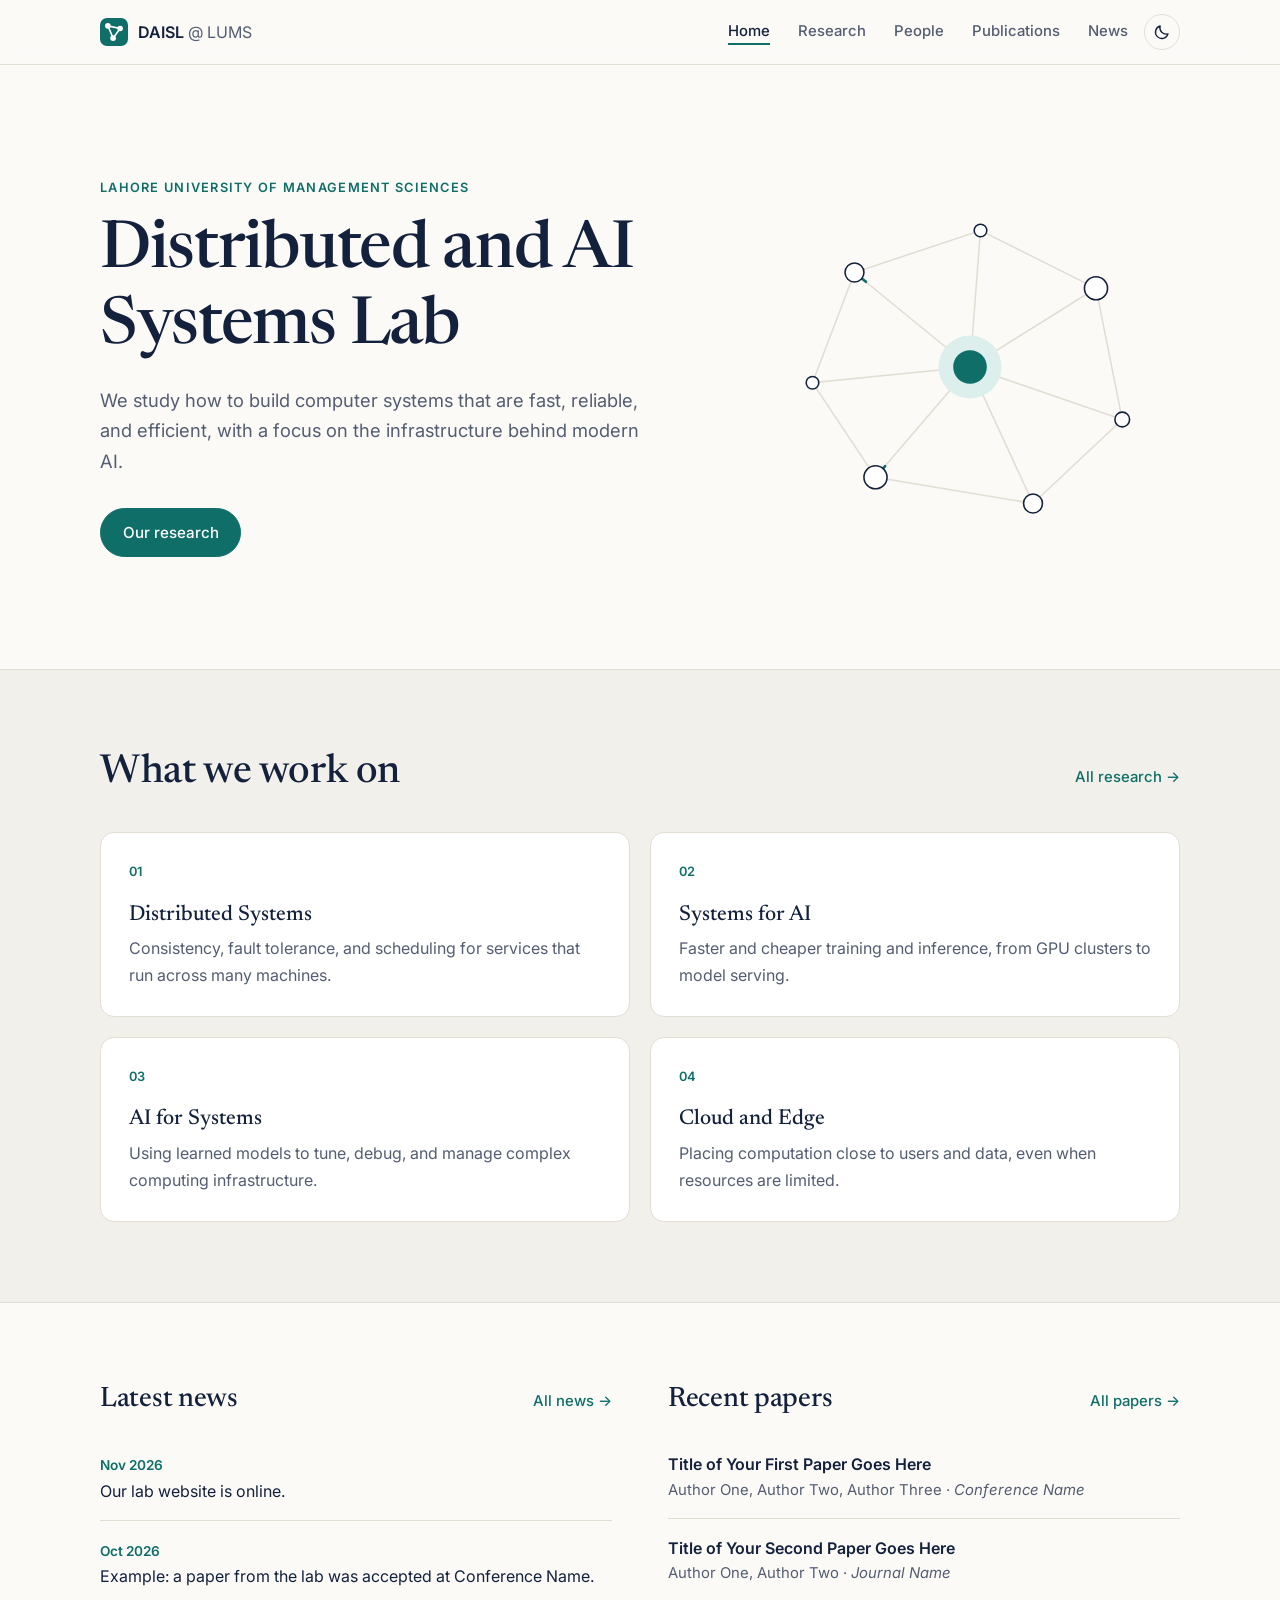
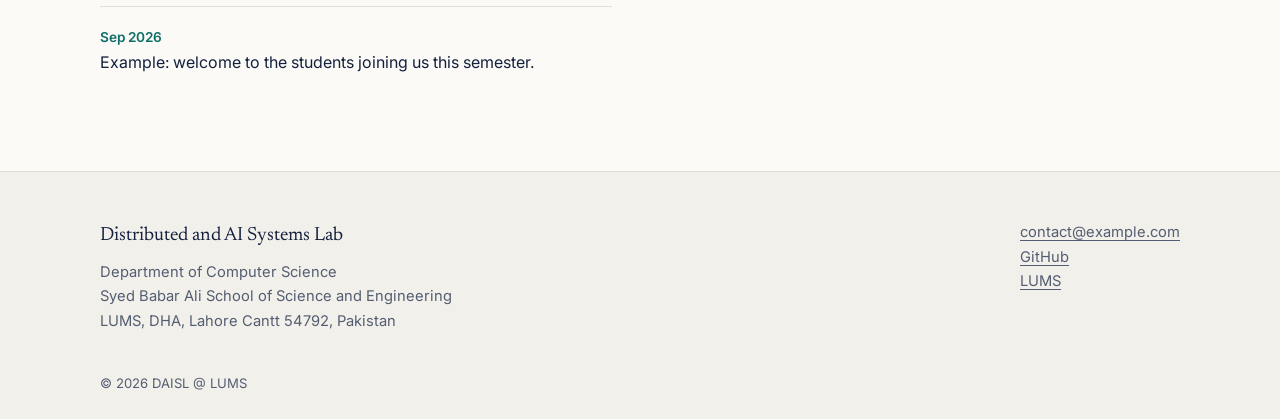
<file: index.html>
<!doctype html>
<html lang="en">
<head>
  <meta charset="utf-8">
  <meta name="viewport" content="width=device-width, initial-scale=1">
  <title>Distributed and AI Systems Lab @ LUMS</title>
  <meta name="description" content="The Distributed and AI Systems Lab (DAISL) at LUMS researches distributed systems and the infrastructure behind modern AI.">
  <meta property="og:title" content="Distributed and AI Systems Lab @ LUMS">
  <meta property="og:description" content="Research on distributed systems and the infrastructure behind modern AI.">
  <meta property="og:type" content="website">

  <link rel="icon" href="assets/favicon.svg" type="image/svg+xml">
  <link rel="preconnect" href="https://fonts.googleapis.com">
  <link rel="preconnect" href="https://fonts.gstatic.com" crossorigin>
  <link href="https://fonts.googleapis.com/css2?family=Inter:wght@400;500;600&family=Newsreader:opsz,wght@6..72,400;6..72,500&display=swap" rel="stylesheet">
  <link rel="stylesheet" href="assets/styles.css">
  <script src="assets/theme.js"></script>
</head>
<body>
  <a class="skip-link" href="#main">Skip to content</a>

  <!-- Header: the same on every page. aria-current marks the open page. -->
  <header class="site-header">
    <div class="wrap header-inner">
      <a class="brand" href="index.html">
        <img src="assets/favicon.svg" alt="" width="28" height="28">
        <span>DAISL <span class="brand-sub">@ LUMS</span></span>
      </a>
      <nav aria-label="Main">
        <a href="index.html" aria-current="page">Home</a>
        <a href="research.html">Research</a>
        <a href="people.html">People</a>
        <a href="publications.html">Publications</a>
        <a href="news.html">News</a>
      </nav>
      <button class="theme-toggle" type="button" aria-label="Switch to dark mode" hidden>
        <svg class="icon-moon" viewBox="0 0 24 24" aria-hidden="true"><path d="M20 14.5A8.5 8.5 0 0 1 9.5 4a8.5 8.5 0 1 0 10.5 10.5Z"/></svg>
        <svg class="icon-sun" viewBox="0 0 24 24" aria-hidden="true"><circle cx="12" cy="12" r="4"/><path d="M12 2v2.5M12 19.5V22M2 12h2.5M19.5 12H22M4.9 4.9l1.8 1.8M17.3 17.3l1.8 1.8M19.1 4.9l-1.8 1.8M6.7 17.3l-1.8 1.8"/></svg>
      </button>
    </div>
  </header>

  <main id="main">

    <!-- ============ Hero ============ -->
    <section class="hero">
      <div class="wrap hero-inner">
        <div>
          <p class="eyebrow">Lahore University of Management Sciences</p>
          <h1>Distributed and AI Systems Lab</h1>
          <p class="lead">We study how to build computer systems that are fast, reliable, and efficient, with a focus on the infrastructure behind modern AI.</p>
          <div class="actions">
            <a class="button primary" href="research.html">Our research</a>
          </div>
        </div>

        <!-- Decorative network graphic -->
        <svg class="network" viewBox="0 0 400 360" aria-hidden="true" focusable="false">
          <g class="edges">
            <path d="M200 180 L90 90 L210 50 L320 105 L200 180 L345 230 L260 310 L200 180 L110 285 L50 195 L200 180"/>
            <path d="M90 90 L50 195 M210 50 L200 180 M320 105 L345 230 M110 285 L260 310"/>
          </g>
          <g class="signals">
            <path d="M90 90 L200 180 L345 230"/>
            <path d="M110 285 L200 180 L320 105"/>
          </g>
          <g class="nodes">
            <circle cx="90" cy="90" r="9"/>
            <circle cx="210" cy="50" r="6"/>
            <circle cx="320" cy="105" r="11"/>
            <circle cx="345" cy="230" r="7"/>
            <circle cx="260" cy="310" r="9"/>
            <circle cx="110" cy="285" r="11"/>
            <circle cx="50" cy="195" r="6"/>
          </g>
          <circle class="halo" cx="200" cy="180" r="30"/>
          <circle class="hub" cx="200" cy="180" r="16"/>
        </svg>
      </div>
    </section>

    <!-- ============ Research overview ============ -->
    <section class="section alt">
      <div class="wrap">
        <div class="section-head">
          <h2>What we work on</h2>
          <a href="research.html">All research →</a>
        </div>

        <div class="cards">
          <a class="card" href="research.html#distributed-systems">
            <span class="card-number">01</span>
            <h3>Distributed Systems</h3>
            <p>Consistency, fault tolerance, and scheduling for services that run across many machines.</p>
          </a>
          <a class="card" href="research.html#systems-for-ai">
            <span class="card-number">02</span>
            <h3>Systems for AI</h3>
            <p>Faster and cheaper training and inference, from GPU clusters to model serving.</p>
          </a>
          <a class="card" href="research.html#ai-for-systems">
            <span class="card-number">03</span>
            <h3>AI for Systems</h3>
            <p>Using learned models to tune, debug, and manage complex computing infrastructure.</p>
          </a>
          <a class="card" href="research.html#cloud-and-edge">
            <span class="card-number">04</span>
            <h3>Cloud and Edge</h3>
            <p>Placing computation close to users and data, even when resources are limited.</p>
          </a>
        </div>
      </div>
    </section>

    <!-- ============ Latest ============ -->
    <section class="section">
      <div class="wrap columns">
        <!-- Keep this short: copy the newest items from news.html -->
        <div>
          <div class="section-head">
            <h2>Latest news</h2>
            <a href="news.html">All news →</a>
          </div>
          <ul class="brief">
            <li>
              <time datetime="2026-11">Nov 2026</time>
              <p>Our lab website is online.</p>
            </li>
            <li>
              <time datetime="2026-10">Oct 2026</time>
              <p>Example: a paper from the lab was accepted at Conference Name.</p>
            </li>
            <li>
              <time datetime="2026-09">Sep 2026</time>
              <p>Example: welcome to the students joining us this semester.</p>
            </li>
          </ul>
        </div>

        <!-- Keep this short: copy the newest papers from publications.html -->
        <div>
          <div class="section-head">
            <h2>Recent papers</h2>
            <a href="publications.html">All papers →</a>
          </div>
          <ul class="brief">
            <li>
              <p class="paper-title">Title of Your First Paper Goes Here</p>
              <p class="paper-meta">Author One, Author Two, Author Three · <em>Conference Name</em></p>
            </li>
            <li>
              <p class="paper-title">Title of Your Second Paper Goes Here</p>
              <p class="paper-meta">Author One, Author Two · <em>Journal Name</em></p>
            </li>
          </ul>
        </div>
      </div>
    </section>

  </main>

  <!-- Footer: the same on every page -->
  <footer class="site-footer">
    <div class="wrap footer-inner">
      <div>
        <p class="footer-name">Distributed and AI Systems Lab</p>
        <p>Department of Computer Science<br>
           Syed Babar Ali School of Science and Engineering<br>
           LUMS, DHA, Lahore Cantt 54792, Pakistan</p>
      </div>
      <ul>
        <li><a href="mailto:contact@example.com">contact@example.com</a></li>
        <li><a href="https://github.com/DAISL-Lums">GitHub</a></li>
        <li><a href="https://lums.edu.pk">LUMS</a></li>
      </ul>
    </div>
    <div class="wrap">
      <p class="copyright">© 2026 DAISL @ LUMS</p>
    </div>
  </footer>
</body>
</html>
</file>
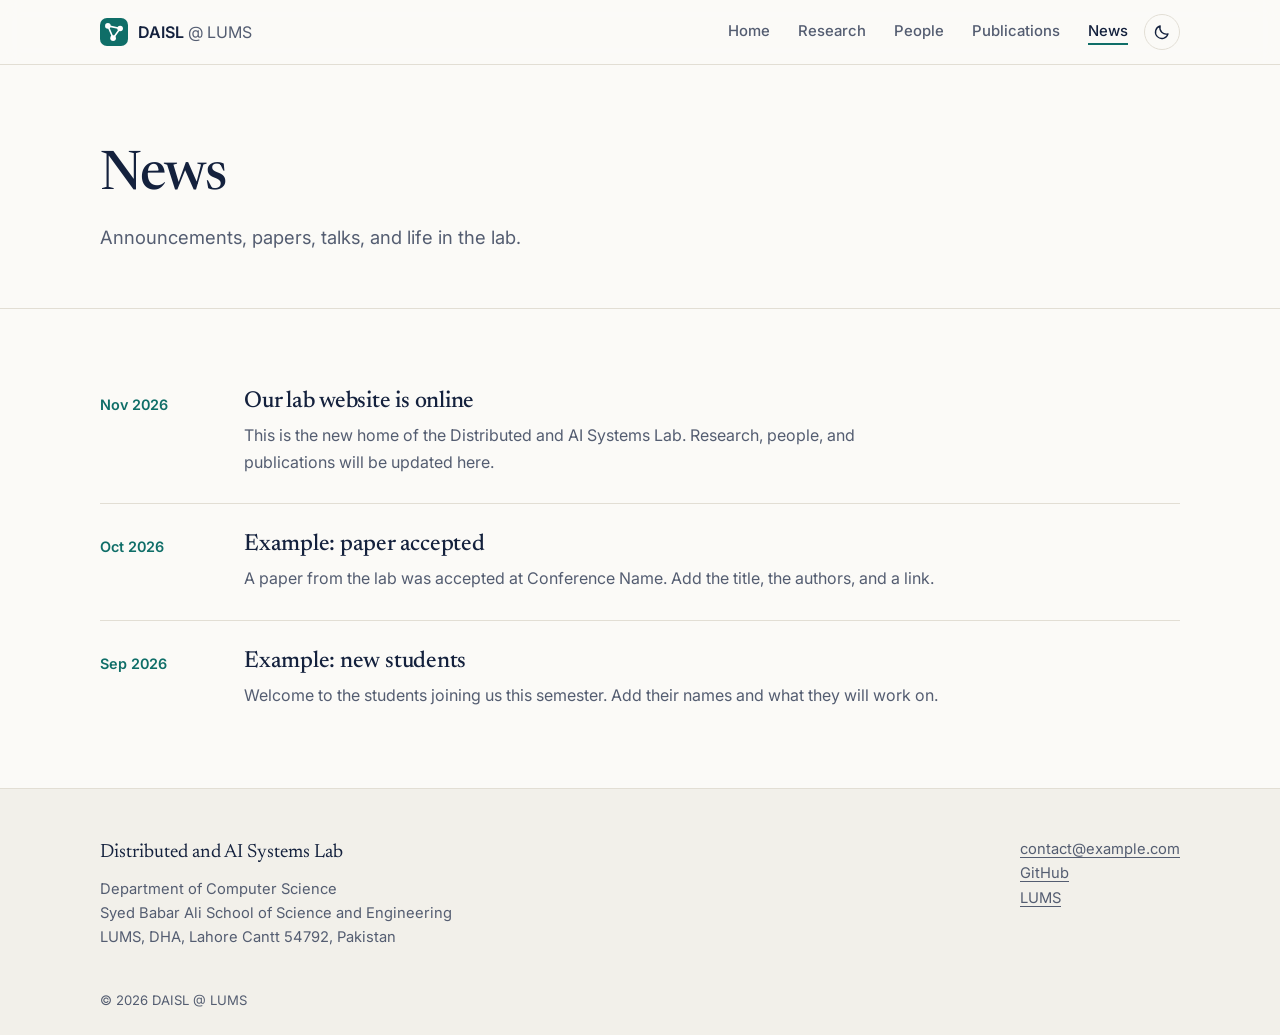
<file: news.html>
<!doctype html>
<html lang="en">
<head>
  <meta charset="utf-8">
  <meta name="viewport" content="width=device-width, initial-scale=1">
  <title>News · DAISL @ LUMS</title>
  <meta name="description" content="News from the Distributed and AI Systems Lab at LUMS.">

  <link rel="icon" href="assets/favicon.svg" type="image/svg+xml">
  <link rel="preconnect" href="https://fonts.googleapis.com">
  <link rel="preconnect" href="https://fonts.gstatic.com" crossorigin>
  <link href="https://fonts.googleapis.com/css2?family=Inter:wght@400;500;600&family=Newsreader:opsz,wght@6..72,400;6..72,500&display=swap" rel="stylesheet">
  <link rel="stylesheet" href="assets/styles.css">
  <script src="assets/theme.js"></script>
</head>
<body>
  <a class="skip-link" href="#main">Skip to content</a>

  <!-- Header: the same on every page. aria-current marks the open page. -->
  <header class="site-header">
    <div class="wrap header-inner">
      <a class="brand" href="index.html">
        <img src="assets/favicon.svg" alt="" width="28" height="28">
        <span>DAISL <span class="brand-sub">@ LUMS</span></span>
      </a>
      <nav aria-label="Main">
        <a href="index.html">Home</a>
        <a href="research.html">Research</a>
        <a href="people.html">People</a>
        <a href="publications.html">Publications</a>
        <a href="news.html" aria-current="page">News</a>
      </nav>
      <button class="theme-toggle" type="button" aria-label="Switch to dark mode" hidden>
        <svg class="icon-moon" viewBox="0 0 24 24" aria-hidden="true"><path d="M20 14.5A8.5 8.5 0 0 1 9.5 4a8.5 8.5 0 1 0 10.5 10.5Z"/></svg>
        <svg class="icon-sun" viewBox="0 0 24 24" aria-hidden="true"><circle cx="12" cy="12" r="4"/><path d="M12 2v2.5M12 19.5V22M2 12h2.5M19.5 12H22M4.9 4.9l1.8 1.8M17.3 17.3l1.8 1.8M19.1 4.9l-1.8 1.8M6.7 17.3l-1.8 1.8"/></svg>
      </button>
    </div>
  </header>

  <main id="main">

    <div class="page-header">
      <div class="wrap">
        <h1>News</h1>
        <p class="lead">Announcements, papers, talks, and life in the lab.</p>
      </div>
    </div>

    <section class="section">
      <div class="wrap">
        <!-- Add new items at the top -->
        <ul class="news">
          <li>
            <time datetime="2026-11">Nov 2026</time>
            <article>
              <h2>Our lab website is online</h2>
              <p>This is the new home of the Distributed and AI Systems Lab. Research, people, and publications will be updated here.</p>
            </article>
          </li>
          <li>
            <time datetime="2026-10">Oct 2026</time>
            <article>
              <h2>Example: paper accepted</h2>
              <p>A paper from the lab was accepted at Conference Name. Add the title, the authors, and a link.</p>
            </article>
          </li>
          <li>
            <time datetime="2026-09">Sep 2026</time>
            <article>
              <h2>Example: new students</h2>
              <p>Welcome to the students joining us this semester. Add their names and what they will work on.</p>
            </article>
          </li>
        </ul>
      </div>
    </section>

  </main>

  <!-- Footer: the same on every page -->
  <footer class="site-footer">
    <div class="wrap footer-inner">
      <div>
        <p class="footer-name">Distributed and AI Systems Lab</p>
        <p>Department of Computer Science<br>
           Syed Babar Ali School of Science and Engineering<br>
           LUMS, DHA, Lahore Cantt 54792, Pakistan</p>
      </div>
      <ul>
        <li><a href="mailto:contact@example.com">contact@example.com</a></li>
        <li><a href="https://github.com/DAISL-Lums">GitHub</a></li>
        <li><a href="https://lums.edu.pk">LUMS</a></li>
      </ul>
    </div>
    <div class="wrap">
      <p class="copyright">© 2026 DAISL @ LUMS</p>
    </div>
  </footer>
</body>
</html>
</file>
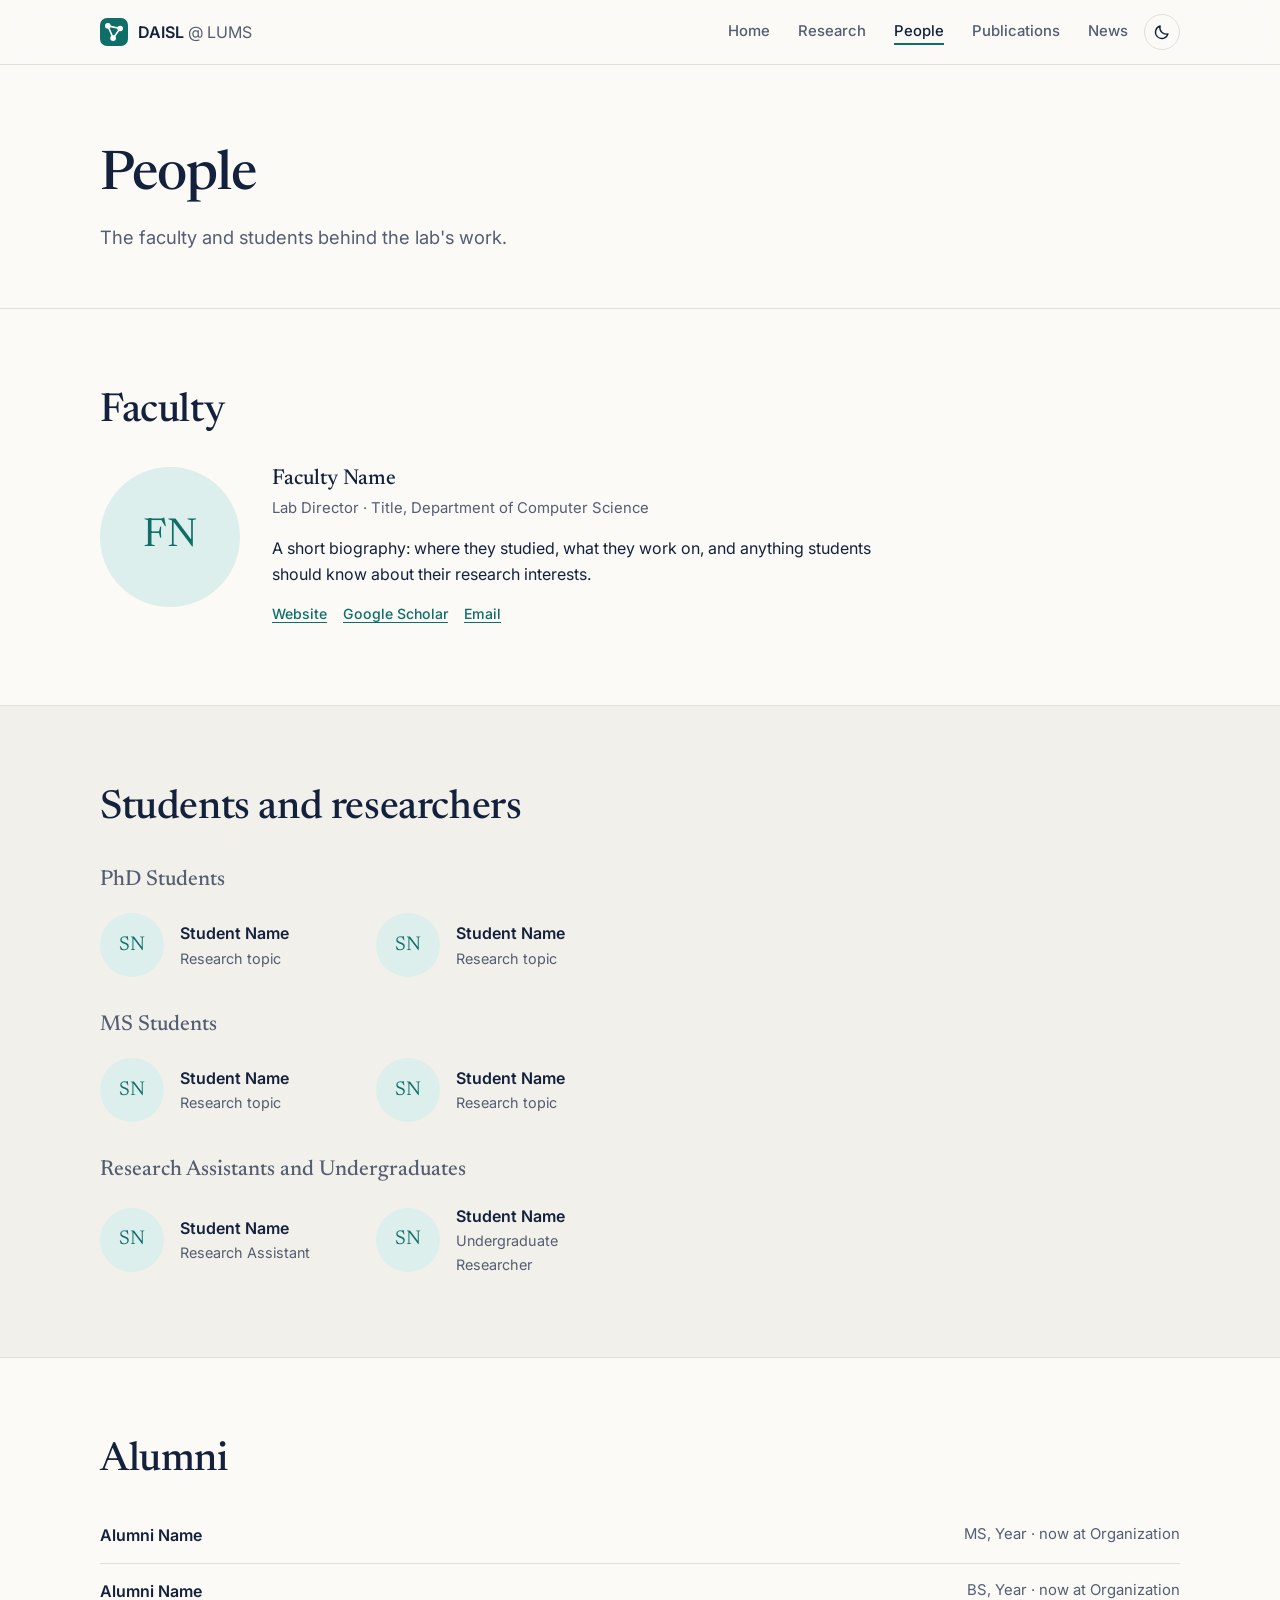
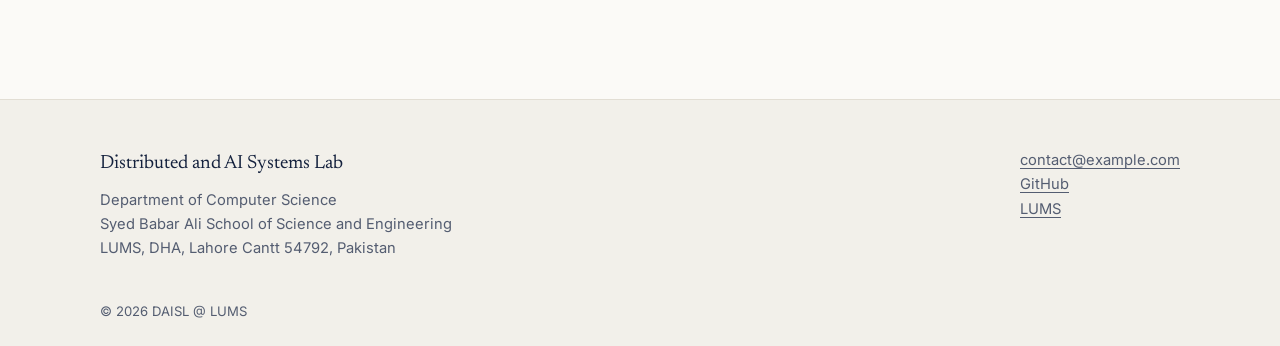
<file: people.html>
<!doctype html>
<html lang="en">
<head>
  <meta charset="utf-8">
  <meta name="viewport" content="width=device-width, initial-scale=1">
  <title>People · DAISL @ LUMS</title>
  <meta name="description" content="Faculty, students, and alumni of the Distributed and AI Systems Lab at LUMS.">

  <link rel="icon" href="assets/favicon.svg" type="image/svg+xml">
  <link rel="preconnect" href="https://fonts.googleapis.com">
  <link rel="preconnect" href="https://fonts.gstatic.com" crossorigin>
  <link href="https://fonts.googleapis.com/css2?family=Inter:wght@400;500;600&family=Newsreader:opsz,wght@6..72,400;6..72,500&display=swap" rel="stylesheet">
  <link rel="stylesheet" href="assets/styles.css">
  <script src="assets/theme.js"></script>
</head>
<body>
  <a class="skip-link" href="#main">Skip to content</a>

  <!-- Header: the same on every page. aria-current marks the open page. -->
  <header class="site-header">
    <div class="wrap header-inner">
      <a class="brand" href="index.html">
        <img src="assets/favicon.svg" alt="" width="28" height="28">
        <span>DAISL <span class="brand-sub">@ LUMS</span></span>
      </a>
      <nav aria-label="Main">
        <a href="index.html">Home</a>
        <a href="research.html">Research</a>
        <a href="people.html" aria-current="page">People</a>
        <a href="publications.html">Publications</a>
        <a href="news.html">News</a>
      </nav>
      <button class="theme-toggle" type="button" aria-label="Switch to dark mode" hidden>
        <svg class="icon-moon" viewBox="0 0 24 24" aria-hidden="true"><path d="M20 14.5A8.5 8.5 0 0 1 9.5 4a8.5 8.5 0 1 0 10.5 10.5Z"/></svg>
        <svg class="icon-sun" viewBox="0 0 24 24" aria-hidden="true"><circle cx="12" cy="12" r="4"/><path d="M12 2v2.5M12 19.5V22M2 12h2.5M19.5 12H22M4.9 4.9l1.8 1.8M17.3 17.3l1.8 1.8M19.1 4.9l-1.8 1.8M6.7 17.3l-1.8 1.8"/></svg>
      </button>
    </div>
  </header>

  <main id="main">

    <div class="page-header">
      <div class="wrap">
        <h1>People</h1>
        <p class="lead">The faculty and students behind the lab's work.</p>
      </div>
    </div>

    <!-- To use a photo, replace <span class="avatar ...">FN</span> with
         <img class="avatar ..." src="assets/people/name.jpg" alt=""> -->

    <section class="section">
      <div class="wrap">
        <h2>Faculty</h2>
        <!-- Copy one <article> per faculty member -->
        <article class="profile">
          <span class="avatar large">FN</span>
          <div>
            <h3>Faculty Name</h3>
            <p class="role">Lab Director · Title, Department of Computer Science</p>
            <p>A short biography: where they studied, what they work on, and anything students should know about their research interests.</p>
            <p class="paper-links"><a href="#">Website</a><a href="#">Google Scholar</a><a href="#">Email</a></p>
          </div>
        </article>
      </div>
    </section>

    <section class="section alt">
      <div class="wrap">
        <h2>Students and researchers</h2>

        <!-- Copy one <li> per person -->
        <h3 class="group-title">PhD Students</h3>
        <ul class="people">
          <li>
            <span class="avatar">SN</span>
            <div>
              <a class="person-name" href="#">Student Name</a>
              <p>Research topic</p>
            </div>
          </li>
          <li>
            <span class="avatar">SN</span>
            <div>
              <a class="person-name" href="#">Student Name</a>
              <p>Research topic</p>
            </div>
          </li>
        </ul>

        <h3 class="group-title">MS Students</h3>
        <ul class="people">
          <li>
            <span class="avatar">SN</span>
            <div>
              <a class="person-name" href="#">Student Name</a>
              <p>Research topic</p>
            </div>
          </li>
          <li>
            <span class="avatar">SN</span>
            <div>
              <a class="person-name" href="#">Student Name</a>
              <p>Research topic</p>
            </div>
          </li>
        </ul>

        <h3 class="group-title">Research Assistants and Undergraduates</h3>
        <ul class="people">
          <li>
            <span class="avatar">SN</span>
            <div>
              <a class="person-name" href="#">Student Name</a>
              <p>Research Assistant</p>
            </div>
          </li>
          <li>
            <span class="avatar">SN</span>
            <div>
              <a class="person-name" href="#">Student Name</a>
              <p>Undergraduate Researcher</p>
            </div>
          </li>
        </ul>
      </div>
    </section>

    <section class="section">
      <div class="wrap">
        <h2>Alumni</h2>
        <ul class="rows">
          <li>
            <span class="paper-title">Alumni Name</span>
            <span class="paper-meta">MS, Year · now at Organization</span>
          </li>
          <li>
            <span class="paper-title">Alumni Name</span>
            <span class="paper-meta">BS, Year · now at Organization</span>
          </li>
        </ul>
      </div>
    </section>

  </main>

  <!-- Footer: the same on every page -->
  <footer class="site-footer">
    <div class="wrap footer-inner">
      <div>
        <p class="footer-name">Distributed and AI Systems Lab</p>
        <p>Department of Computer Science<br>
           Syed Babar Ali School of Science and Engineering<br>
           LUMS, DHA, Lahore Cantt 54792, Pakistan</p>
      </div>
      <ul>
        <li><a href="mailto:contact@example.com">contact@example.com</a></li>
        <li><a href="https://github.com/DAISL-Lums">GitHub</a></li>
        <li><a href="https://lums.edu.pk">LUMS</a></li>
      </ul>
    </div>
    <div class="wrap">
      <p class="copyright">© 2026 DAISL @ LUMS</p>
    </div>
  </footer>
</body>
</html>
</file>
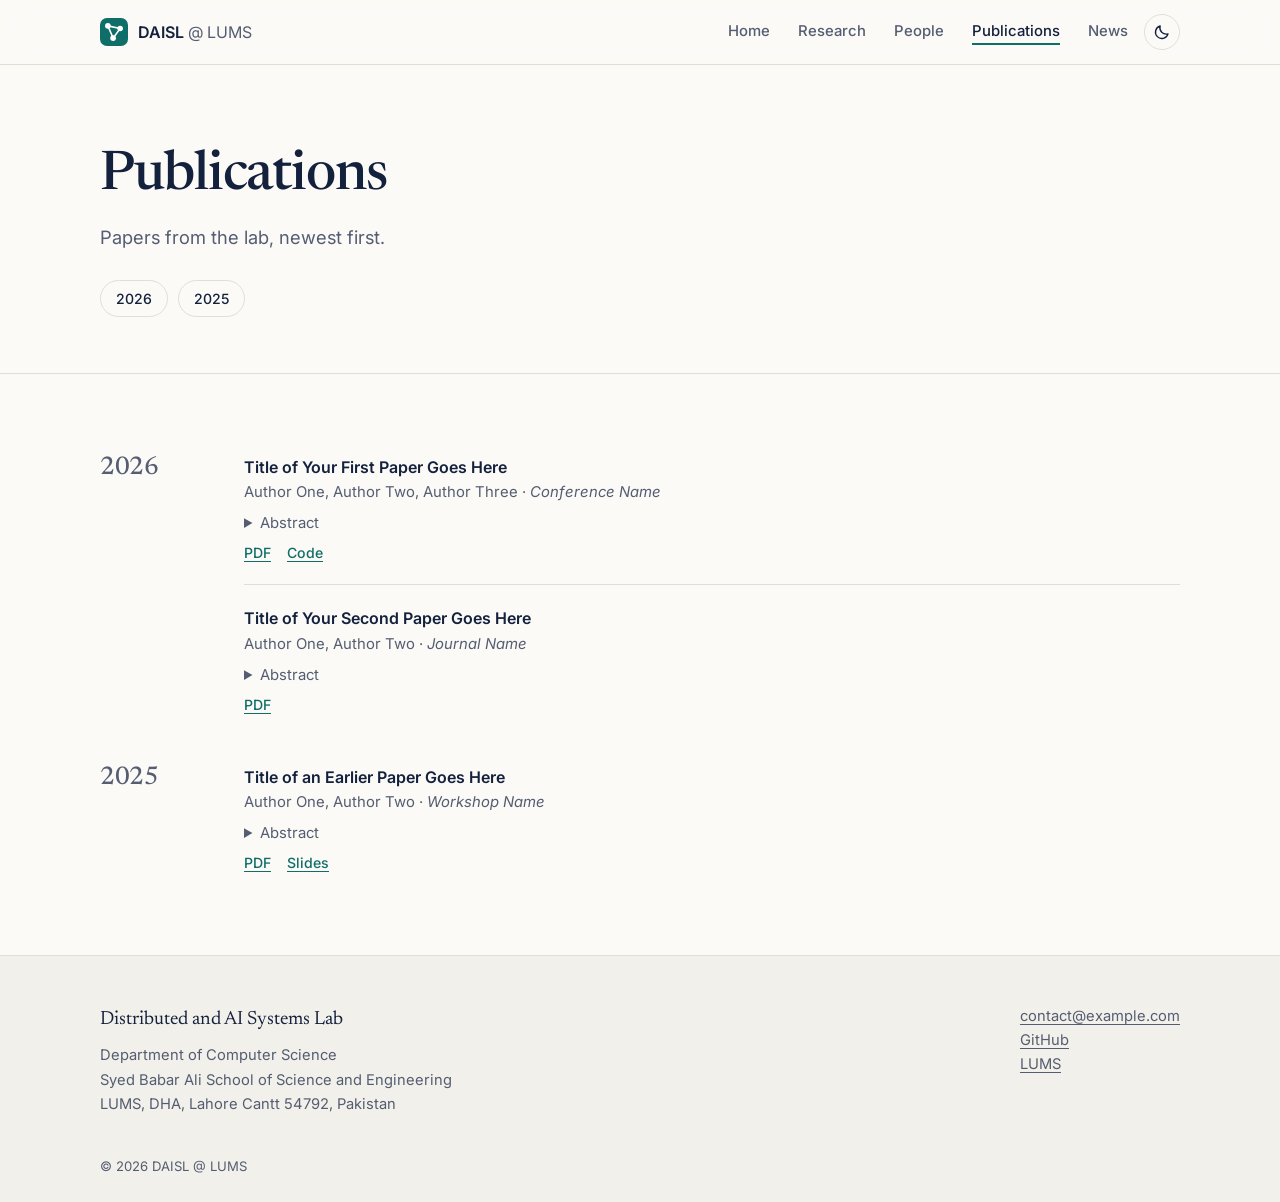
<file: publications.html>
<!doctype html>
<html lang="en">
<head>
  <meta charset="utf-8">
  <meta name="viewport" content="width=device-width, initial-scale=1">
  <title>Publications · DAISL @ LUMS</title>
  <meta name="description" content="Publications from the Distributed and AI Systems Lab at LUMS.">

  <link rel="icon" href="assets/favicon.svg" type="image/svg+xml">
  <link rel="preconnect" href="https://fonts.googleapis.com">
  <link rel="preconnect" href="https://fonts.gstatic.com" crossorigin>
  <link href="https://fonts.googleapis.com/css2?family=Inter:wght@400;500;600&family=Newsreader:opsz,wght@6..72,400;6..72,500&display=swap" rel="stylesheet">
  <link rel="stylesheet" href="assets/styles.css">
  <script src="assets/theme.js"></script>
</head>
<body>
  <a class="skip-link" href="#main">Skip to content</a>

  <!-- Header: the same on every page. aria-current marks the open page. -->
  <header class="site-header">
    <div class="wrap header-inner">
      <a class="brand" href="index.html">
        <img src="assets/favicon.svg" alt="" width="28" height="28">
        <span>DAISL <span class="brand-sub">@ LUMS</span></span>
      </a>
      <nav aria-label="Main">
        <a href="index.html">Home</a>
        <a href="research.html">Research</a>
        <a href="people.html">People</a>
        <a href="publications.html" aria-current="page">Publications</a>
        <a href="news.html">News</a>
      </nav>
      <button class="theme-toggle" type="button" aria-label="Switch to dark mode" hidden>
        <svg class="icon-moon" viewBox="0 0 24 24" aria-hidden="true"><path d="M20 14.5A8.5 8.5 0 0 1 9.5 4a8.5 8.5 0 1 0 10.5 10.5Z"/></svg>
        <svg class="icon-sun" viewBox="0 0 24 24" aria-hidden="true"><circle cx="12" cy="12" r="4"/><path d="M12 2v2.5M12 19.5V22M2 12h2.5M19.5 12H22M4.9 4.9l1.8 1.8M17.3 17.3l1.8 1.8M19.1 4.9l-1.8 1.8M6.7 17.3l-1.8 1.8"/></svg>
      </button>
    </div>
  </header>

  <main id="main">

    <div class="page-header">
      <div class="wrap">
        <h1>Publications</h1>
        <p class="lead">Papers from the lab, newest first.</p>
        <!-- Add a link here when you add a new year -->
        <nav class="jump" aria-label="Years">
          <a href="#y2026">2026</a>
          <a href="#y2025">2025</a>
        </nav>
      </div>
    </div>

    <section class="section">
      <div class="wrap">

        <!-- One .year block per year. Copy an <li> to add a paper. -->
        <div class="year" id="y2026">
          <h2>2026</h2>
          <ol class="papers">
            <li>
              <p class="paper-title">Title of Your First Paper Goes Here</p>
              <p class="paper-meta">Author One, Author Two, Author Three · <em>Conference Name</em></p>
              <details>
                <summary>Abstract</summary>
                <p>Paste the abstract of the paper here.</p>
              </details>
              <p class="paper-links"><a href="#">PDF</a><a href="#">Code</a></p>
            </li>
            <li>
              <p class="paper-title">Title of Your Second Paper Goes Here</p>
              <p class="paper-meta">Author One, Author Two · <em>Journal Name</em></p>
              <details>
                <summary>Abstract</summary>
                <p>Paste the abstract of the paper here.</p>
              </details>
              <p class="paper-links"><a href="#">PDF</a></p>
            </li>
          </ol>
        </div>

        <div class="year" id="y2025">
          <h2>2025</h2>
          <ol class="papers">
            <li>
              <p class="paper-title">Title of an Earlier Paper Goes Here</p>
              <p class="paper-meta">Author One, Author Two · <em>Workshop Name</em></p>
              <details>
                <summary>Abstract</summary>
                <p>Paste the abstract of the paper here.</p>
              </details>
              <p class="paper-links"><a href="#">PDF</a><a href="#">Slides</a></p>
            </li>
          </ol>
        </div>

      </div>
    </section>

  </main>

  <!-- Footer: the same on every page -->
  <footer class="site-footer">
    <div class="wrap footer-inner">
      <div>
        <p class="footer-name">Distributed and AI Systems Lab</p>
        <p>Department of Computer Science<br>
           Syed Babar Ali School of Science and Engineering<br>
           LUMS, DHA, Lahore Cantt 54792, Pakistan</p>
      </div>
      <ul>
        <li><a href="mailto:contact@example.com">contact@example.com</a></li>
        <li><a href="https://github.com/DAISL-Lums">GitHub</a></li>
        <li><a href="https://lums.edu.pk">LUMS</a></li>
      </ul>
    </div>
    <div class="wrap">
      <p class="copyright">© 2026 DAISL @ LUMS</p>
    </div>
  </footer>
</body>
</html>
</file>
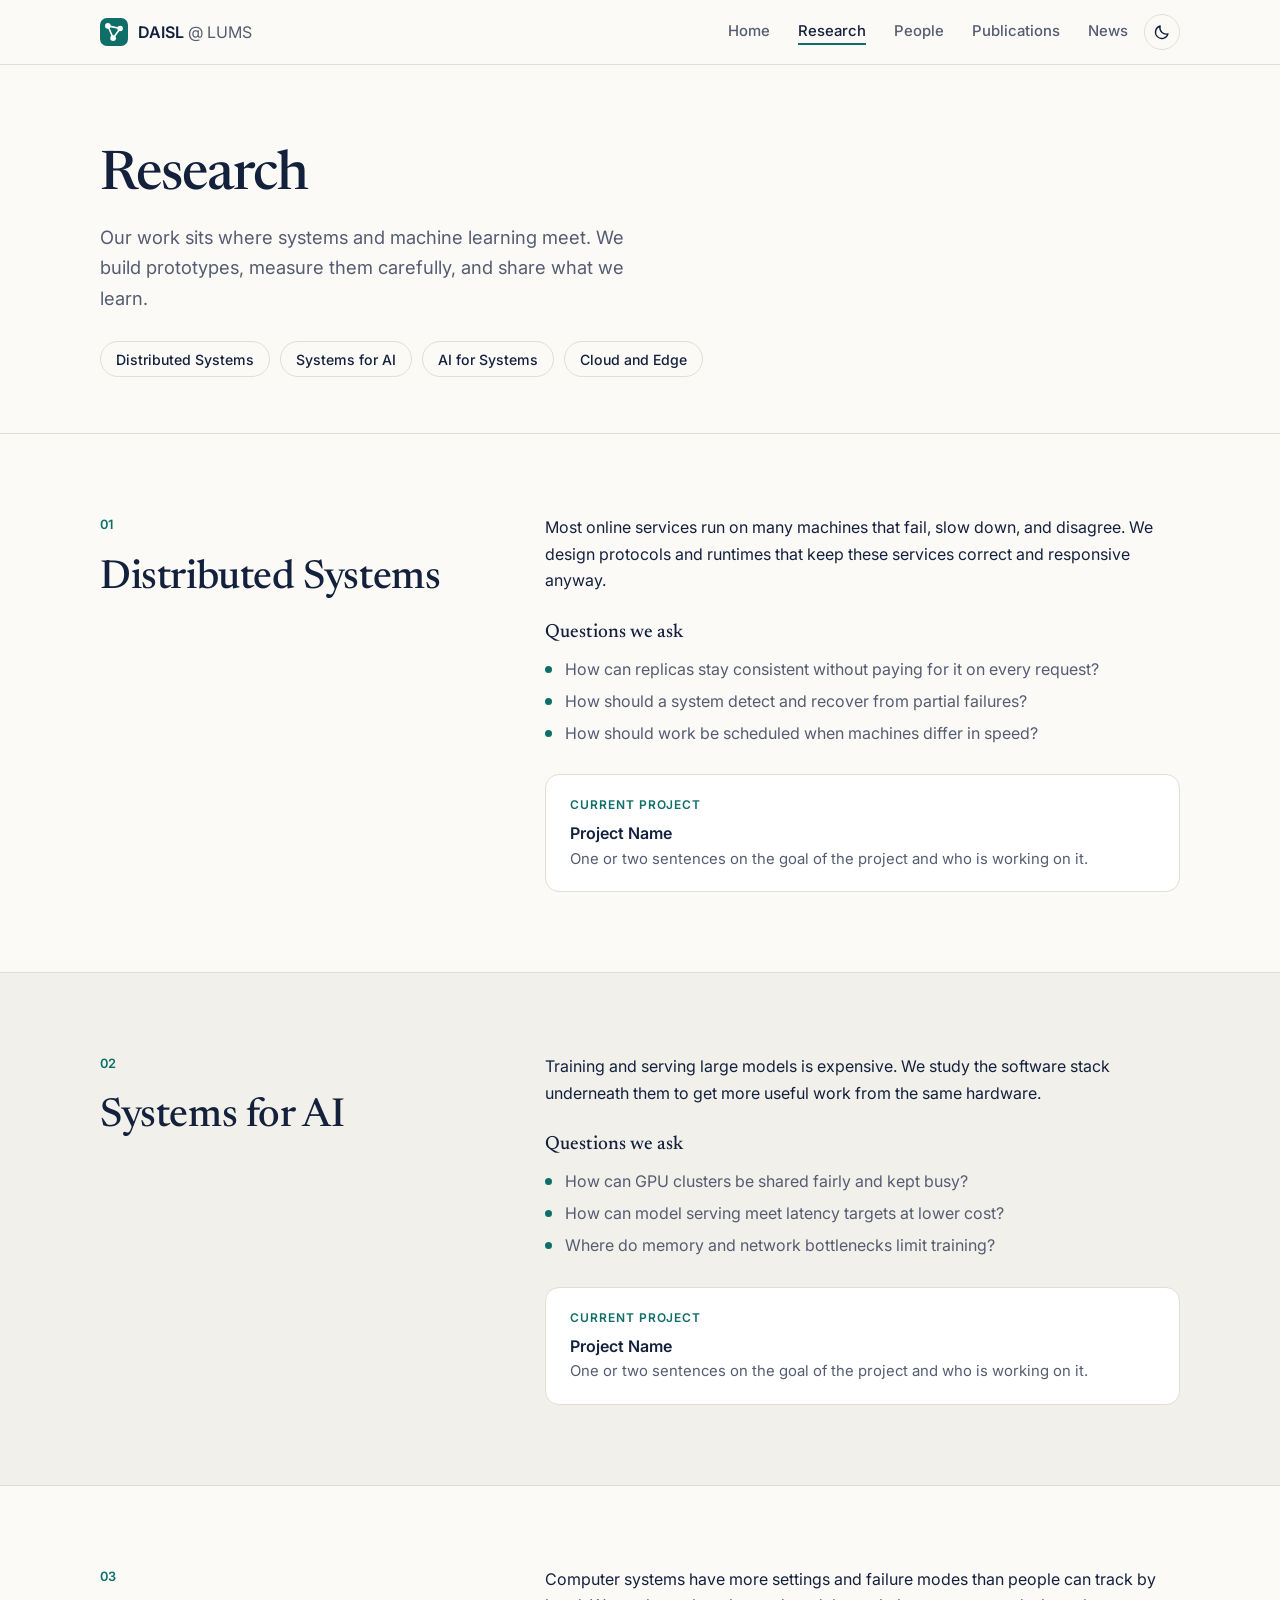
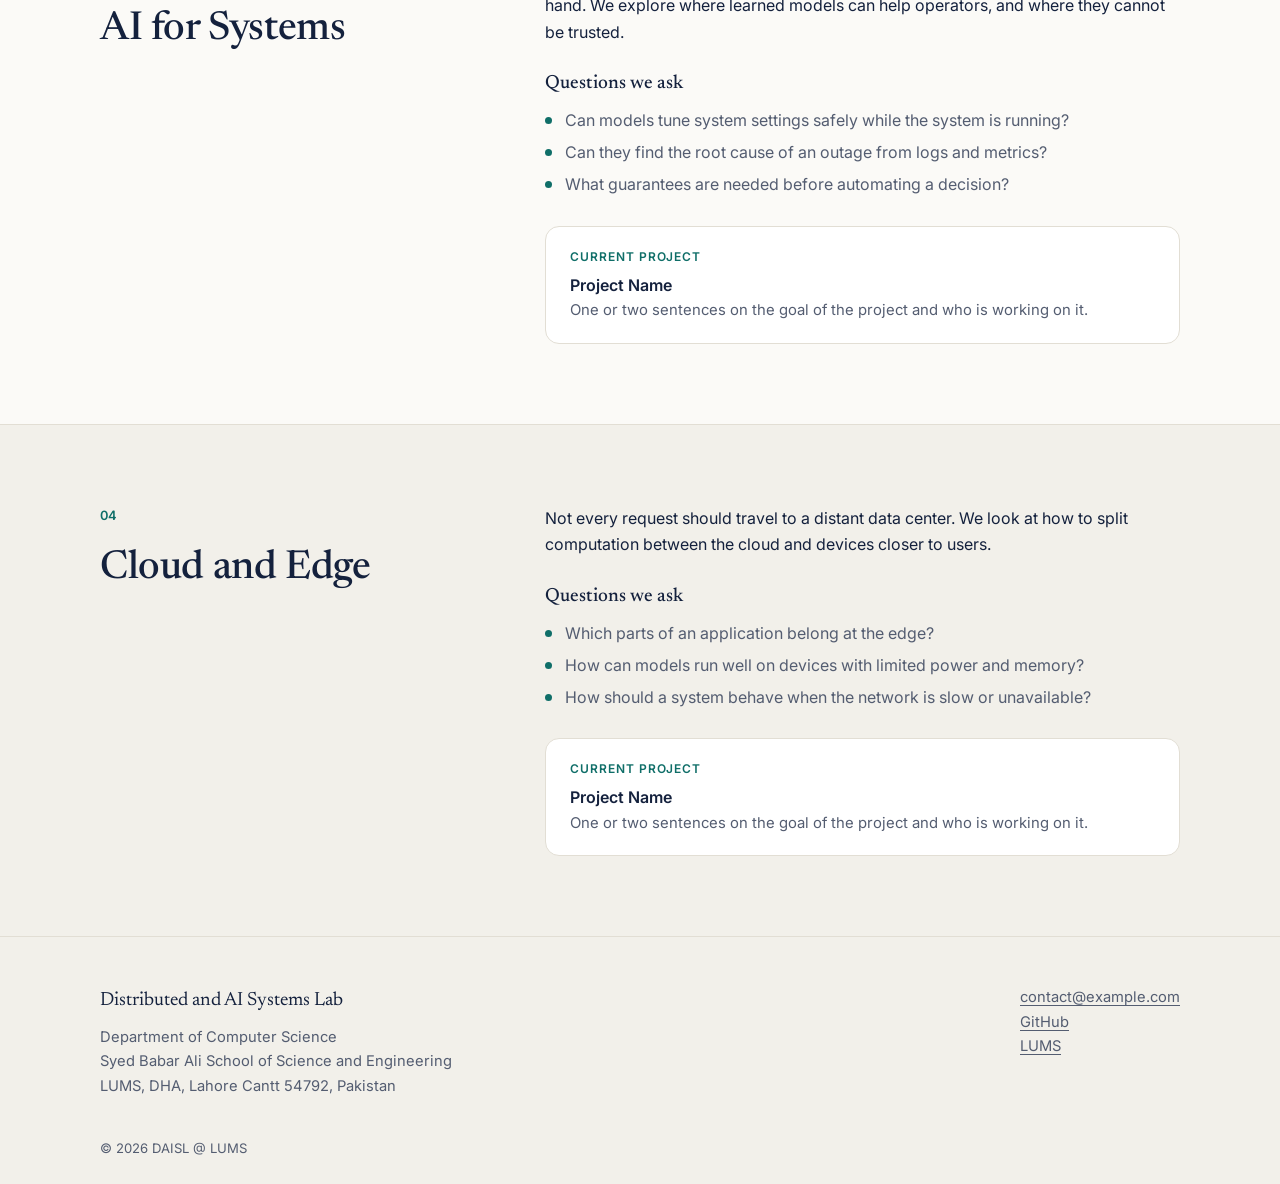
<file: research.html>
<!doctype html>
<html lang="en">
<head>
  <meta charset="utf-8">
  <meta name="viewport" content="width=device-width, initial-scale=1">
  <title>Research · DAISL @ LUMS</title>
  <meta name="description" content="Research areas of the Distributed and AI Systems Lab at LUMS.">

  <link rel="icon" href="assets/favicon.svg" type="image/svg+xml">
  <link rel="preconnect" href="https://fonts.googleapis.com">
  <link rel="preconnect" href="https://fonts.gstatic.com" crossorigin>
  <link href="https://fonts.googleapis.com/css2?family=Inter:wght@400;500;600&family=Newsreader:opsz,wght@6..72,400;6..72,500&display=swap" rel="stylesheet">
  <link rel="stylesheet" href="assets/styles.css">
  <script src="assets/theme.js"></script>
</head>
<body>
  <a class="skip-link" href="#main">Skip to content</a>

  <!-- Header: the same on every page. aria-current marks the open page. -->
  <header class="site-header">
    <div class="wrap header-inner">
      <a class="brand" href="index.html">
        <img src="assets/favicon.svg" alt="" width="28" height="28">
        <span>DAISL <span class="brand-sub">@ LUMS</span></span>
      </a>
      <nav aria-label="Main">
        <a href="index.html">Home</a>
        <a href="research.html" aria-current="page">Research</a>
        <a href="people.html">People</a>
        <a href="publications.html">Publications</a>
        <a href="news.html">News</a>
      </nav>
      <button class="theme-toggle" type="button" aria-label="Switch to dark mode" hidden>
        <svg class="icon-moon" viewBox="0 0 24 24" aria-hidden="true"><path d="M20 14.5A8.5 8.5 0 0 1 9.5 4a8.5 8.5 0 1 0 10.5 10.5Z"/></svg>
        <svg class="icon-sun" viewBox="0 0 24 24" aria-hidden="true"><circle cx="12" cy="12" r="4"/><path d="M12 2v2.5M12 19.5V22M2 12h2.5M19.5 12H22M4.9 4.9l1.8 1.8M17.3 17.3l1.8 1.8M19.1 4.9l-1.8 1.8M6.7 17.3l-1.8 1.8"/></svg>
      </button>
    </div>
  </header>

  <main id="main">

    <div class="page-header">
      <div class="wrap">
        <h1>Research</h1>
        <p class="lead">Our work sits where systems and machine learning meet. We build prototypes, measure them carefully, and share what we learn.</p>
        <nav class="jump" aria-label="Research areas">
          <a href="#distributed-systems">Distributed Systems</a>
          <a href="#systems-for-ai">Systems for AI</a>
          <a href="#ai-for-systems">AI for Systems</a>
          <a href="#cloud-and-edge">Cloud and Edge</a>
        </nav>
      </div>
    </div>

    <!-- One <section class="section area"> per research area -->
    <section class="section area" id="distributed-systems">
      <div class="wrap split">
        <div>
          <span class="card-number">01</span>
          <h2>Distributed Systems</h2>
        </div>
        <div>
          <p>Most online services run on many machines that fail, slow down, and disagree. We design protocols and runtimes that keep these services correct and responsive anyway.</p>
          <h3>Questions we ask</h3>
          <ul class="bullets">
            <li>How can replicas stay consistent without paying for it on every request?</li>
            <li>How should a system detect and recover from partial failures?</li>
            <li>How should work be scheduled when machines differ in speed?</li>
          </ul>
          <div class="project">
            <p class="project-label">Current project</p>
            <p class="paper-title">Project Name</p>
            <p class="paper-meta">One or two sentences on the goal of the project and who is working on it.</p>
          </div>
        </div>
      </div>
    </section>

    <section class="section area alt" id="systems-for-ai">
      <div class="wrap split">
        <div>
          <span class="card-number">02</span>
          <h2>Systems for AI</h2>
        </div>
        <div>
          <p>Training and serving large models is expensive. We study the software stack underneath them to get more useful work from the same hardware.</p>
          <h3>Questions we ask</h3>
          <ul class="bullets">
            <li>How can GPU clusters be shared fairly and kept busy?</li>
            <li>How can model serving meet latency targets at lower cost?</li>
            <li>Where do memory and network bottlenecks limit training?</li>
          </ul>
          <div class="project">
            <p class="project-label">Current project</p>
            <p class="paper-title">Project Name</p>
            <p class="paper-meta">One or two sentences on the goal of the project and who is working on it.</p>
          </div>
        </div>
      </div>
    </section>

    <section class="section area" id="ai-for-systems">
      <div class="wrap split">
        <div>
          <span class="card-number">03</span>
          <h2>AI for Systems</h2>
        </div>
        <div>
          <p>Computer systems have more settings and failure modes than people can track by hand. We explore where learned models can help operators, and where they cannot be trusted.</p>
          <h3>Questions we ask</h3>
          <ul class="bullets">
            <li>Can models tune system settings safely while the system is running?</li>
            <li>Can they find the root cause of an outage from logs and metrics?</li>
            <li>What guarantees are needed before automating a decision?</li>
          </ul>
          <div class="project">
            <p class="project-label">Current project</p>
            <p class="paper-title">Project Name</p>
            <p class="paper-meta">One or two sentences on the goal of the project and who is working on it.</p>
          </div>
        </div>
      </div>
    </section>

    <section class="section area alt" id="cloud-and-edge">
      <div class="wrap split">
        <div>
          <span class="card-number">04</span>
          <h2>Cloud and Edge</h2>
        </div>
        <div>
          <p>Not every request should travel to a distant data center. We look at how to split computation between the cloud and devices closer to users.</p>
          <h3>Questions we ask</h3>
          <ul class="bullets">
            <li>Which parts of an application belong at the edge?</li>
            <li>How can models run well on devices with limited power and memory?</li>
            <li>How should a system behave when the network is slow or unavailable?</li>
          </ul>
          <div class="project">
            <p class="project-label">Current project</p>
            <p class="paper-title">Project Name</p>
            <p class="paper-meta">One or two sentences on the goal of the project and who is working on it.</p>
          </div>
        </div>
      </div>
    </section>

  </main>

  <!-- Footer: the same on every page -->
  <footer class="site-footer">
    <div class="wrap footer-inner">
      <div>
        <p class="footer-name">Distributed and AI Systems Lab</p>
        <p>Department of Computer Science<br>
           Syed Babar Ali School of Science and Engineering<br>
           LUMS, DHA, Lahore Cantt 54792, Pakistan</p>
      </div>
      <ul>
        <li><a href="mailto:contact@example.com">contact@example.com</a></li>
        <li><a href="https://github.com/DAISL-Lums">GitHub</a></li>
        <li><a href="https://lums.edu.pk">LUMS</a></li>
      </ul>
    </div>
    <div class="wrap">
      <p class="copyright">© 2026 DAISL @ LUMS</p>
    </div>
  </footer>
</body>
</html>
</file>
<file: assets/styles.css>
/* =========================================================
   Theme: change these colors and fonts to restyle the site
   ========================================================= */
:root {
  --bg: #fbfaf7;
  --bg-alt: #f2f0ea;
  --surface: #ffffff;
  --text: #14213d;
  --muted: #545d71;
  --line: #e2ded4;
  --accent: #0f6e68;
  --accent-soft: #dcefec;
  --on-accent: #ffffff;

  --serif: "Newsreader", Georgia, serif;
  --sans: "Inter", system-ui, -apple-system, "Segoe UI", sans-serif;

  --radius: 14px;
  color-scheme: light;
}

/* Dark colors, used when the visitor picks them with the header button */
:root[data-theme="dark"] {
  --bg: #0d1321;
  --bg-alt: #121a2b;
  --surface: #172136;
  --text: #e9ecf3;
  --muted: #a4adc1;
  --line: #27324a;
  --accent: #5ccfc4;
  --accent-soft: #163a41;
  --on-accent: #07201e;
  color-scheme: dark;
}

/* ---------- Base ---------- */
* { box-sizing: border-box; margin: 0; padding: 0; }

html { scroll-behavior: smooth; scroll-padding-top: 64px; }

body {
  background: var(--bg);
  color: var(--text);
  font: 400 1rem/1.65 var(--sans);
  -webkit-font-smoothing: antialiased;
  /* keeps the footer at the bottom on short pages */
  display: flex; flex-direction: column; min-height: 100vh;
}
main { flex: 1; }

h1, h2, h3 { font-family: var(--serif); font-weight: 500; line-height: 1.15; }
h1 { font-size: clamp(2.5rem, 6vw, 4.1rem); letter-spacing: -0.02em; }
h2 { font-size: clamp(1.9rem, 4vw, 2.5rem); letter-spacing: -0.01em; }
h3 { font-size: 1.35rem; }

a { color: var(--accent); text-underline-offset: 3px; }
a:focus-visible { outline: 2px solid var(--accent); outline-offset: 3px; border-radius: 3px; }

ul, ol { list-style: none; }
img { max-width: 100%; }

.wrap { width: min(1080px, 100% - 2.5rem); margin-inline: auto; }

.skip-link {
  position: absolute; left: -999px;
  background: var(--accent); color: var(--on-accent);
  padding: 0.5rem 1rem; z-index: 20;
}
.skip-link:focus { left: 1rem; top: 1rem; }

/* ---------- Header ---------- */
.site-header {
  position: sticky; top: 0; z-index: 10;
  background: color-mix(in srgb, var(--bg) 88%, transparent);
  backdrop-filter: blur(10px);
  border-bottom: 1px solid var(--line);
}
.header-inner {
  display: flex; align-items: center; justify-content: space-between;
  gap: 1rem; min-height: 64px;
}
.brand {
  display: flex; align-items: center; gap: 0.6rem;
  color: var(--text); text-decoration: none; font-weight: 600;
  white-space: nowrap;
}
.brand-sub { color: var(--muted); font-weight: 400; }
.site-header nav { display: flex; gap: 1.75rem; margin-left: auto; }
.site-header nav a {
  color: var(--muted); text-decoration: none; font-size: 0.93rem; font-weight: 500;
  border-bottom: 2px solid transparent;
}
.site-header nav a:hover { color: var(--text); }
.site-header nav a[aria-current="page"] { color: var(--text); border-bottom-color: var(--accent); }

.theme-toggle {
  flex: none; width: 36px; height: 36px; border-radius: 50%;
  display: grid; place-items: center; cursor: pointer;
  background: transparent; border: 1px solid var(--line); color: var(--text);
  transition: border-color 0.2s;
}
.theme-toggle[hidden] { display: none; }
.theme-toggle:hover { border-color: var(--accent); }
.theme-toggle:focus-visible { outline: 2px solid var(--accent); outline-offset: 3px; }
.theme-toggle svg {
  width: 18px; height: 18px; fill: none; stroke: currentColor;
  stroke-width: 1.8; stroke-linecap: round; stroke-linejoin: round;
}
.theme-toggle .icon-sun,
:root[data-theme="dark"] .theme-toggle .icon-moon { display: none; }
:root[data-theme="dark"] .theme-toggle .icon-sun { display: block; }

/* ---------- Hero ---------- */
.hero { padding: clamp(3.5rem, 9vw, 7rem) 0; }
.hero-inner {
  display: grid; grid-template-columns: 1.25fr 1fr;
  gap: 3rem; align-items: center;
}
.eyebrow {
  color: var(--accent); font-size: 0.8rem; font-weight: 600;
  letter-spacing: 0.1em; text-transform: uppercase; margin-bottom: 1rem;
}
.lead { color: var(--muted); font-size: 1.15rem; max-width: 34rem; margin-top: 1.25rem; }
.actions { display: flex; flex-wrap: wrap; gap: 0.75rem; margin-top: 2rem; }

.button {
  display: inline-block; padding: 0.7rem 1.35rem;
  border: 1px solid var(--line); border-radius: 999px;
  color: var(--text); text-decoration: none; font-weight: 500; font-size: 0.95rem;
  transition: border-color 0.2s, transform 0.2s;
}
.button:hover { border-color: var(--accent); transform: translateY(-1px); }
.button.primary { background: var(--accent); border-color: var(--accent); color: var(--on-accent); }

.network { width: 100%; height: auto; max-width: 420px; justify-self: end; }
.network .edges path { fill: none; stroke: var(--line); stroke-width: 1.5; }
.network .signals path {
  fill: none; stroke: var(--accent); stroke-width: 2.5; stroke-linecap: round;
  stroke-dasharray: 14 420; animation: travel 5s linear infinite;
}
.network .signals path + path { animation-delay: -2.5s; }
.network .nodes circle { fill: var(--surface); stroke: var(--text); stroke-width: 1.5; }
.network .halo { fill: var(--accent-soft); }
.network .hub { fill: var(--accent); }

@keyframes travel {
  from { stroke-dashoffset: 434; }
  to   { stroke-dashoffset: 0; }
}

/* ---------- Sections ---------- */
.section { padding: clamp(3rem, 7vw, 5rem) 0; border-top: 1px solid var(--line); }
.section.alt { background: var(--bg-alt); }
.section-head {
  display: flex; flex-wrap: wrap; align-items: baseline; justify-content: space-between;
  gap: 0.5rem 1rem;
}
.section-head a { font-size: 0.93rem; font-weight: 500; text-decoration: none; }
.section-head a:hover { text-decoration: underline; }

/* ---------- Page header (inner pages) ---------- */
.page-header { padding: clamp(3rem, 7vw, 5rem) 0 clamp(2.5rem, 5vw, 3.5rem); }
.page-header h1 { font-size: clamp(2.4rem, 5.5vw, 3.4rem); }
.page-header .lead { margin-top: 0.9rem; }
.jump { display: flex; flex-wrap: wrap; gap: 0.6rem; margin-top: 1.75rem; }
.jump a {
  border: 1px solid var(--line); border-radius: 999px; padding: 0.35rem 0.95rem;
  color: var(--text); text-decoration: none; font-size: 0.88rem; font-weight: 500;
}
.jump a:hover { border-color: var(--accent); }

/* ---------- Home: news and papers side by side ---------- */
.columns { display: grid; grid-template-columns: 1fr 1fr; gap: 3.5rem; }
.columns h2 { font-size: 1.75rem; }
.brief { margin-top: 1.25rem; }
.brief li { padding: 1rem 0; border-bottom: 1px solid var(--line); }
.brief li:last-child { border-bottom: 0; }
.brief time { color: var(--accent); font-weight: 600; font-size: 0.85rem; }

/* ---------- Research ---------- */
.split { display: grid; grid-template-columns: 1fr 1.6fr; gap: 1.5rem 3rem; }
.area h3 { margin: 1.75rem 0 0.75rem; font-size: 1.2rem; }
.bullets { color: var(--muted); }
.bullets li { position: relative; padding-left: 1.25rem; margin-bottom: 0.35rem; }
.bullets li::before {
  content: ""; position: absolute; left: 0; top: 0.62em;
  width: 7px; height: 7px; border-radius: 50%; background: var(--accent);
}
.project {
  margin-top: 1.75rem; padding: 1.25rem 1.5rem;
  background: var(--surface); border: 1px solid var(--line); border-radius: var(--radius);
}
.project-label {
  color: var(--accent); font-size: 0.75rem; font-weight: 600;
  letter-spacing: 0.08em; text-transform: uppercase; margin-bottom: 0.35rem;
}

.cards {
  display: grid; grid-template-columns: repeat(auto-fit, minmax(min(100%, 420px), 1fr));
  gap: 1.25rem; margin-top: 2.25rem;
}
.card {
  background: var(--surface); border: 1px solid var(--line);
  border-radius: var(--radius); padding: 1.75rem;
  color: var(--text); text-decoration: none;
  transition: border-color 0.2s, transform 0.2s;
}
.card:hover { border-color: var(--accent); transform: translateY(-3px); }
.card-number { display: block; color: var(--accent); font-size: 0.8rem; font-weight: 600; margin-bottom: 1.25rem; }
.card p { color: var(--muted); margin-top: 0.5rem; }

/* ---------- People ---------- */
.group-title { margin: 2.25rem 0 1.25rem; color: var(--muted); }
.people {
  display: grid; grid-template-columns: repeat(auto-fill, minmax(min(100%, 240px), 1fr));
  gap: 1.5rem;
}
.people li { display: flex; align-items: center; gap: 1rem; }
.avatar {
  flex: none; width: 64px; height: 64px; border-radius: 50%;
  display: grid; place-items: center; object-fit: cover;
  background: var(--accent-soft); color: var(--accent);
  font-family: var(--serif); font-size: 1.25rem;
}
.person-name { color: var(--text); font-weight: 600; text-decoration: none; }
.person-name:hover { color: var(--accent); }
.people p { color: var(--muted); font-size: 0.9rem; }

.profile { display: flex; align-items: flex-start; gap: 2rem; margin-top: 2rem; }
.profile > div { max-width: 40rem; }
.avatar.large { width: 140px; height: 140px; font-size: 2.5rem; }
.role { color: var(--muted); margin: 0.25rem 0 0.9rem; font-size: 0.93rem; }
.profile .paper-links { margin-top: 0.9rem; }

.rows { margin-top: 1.5rem; }
.rows li {
  display: flex; flex-wrap: wrap; justify-content: space-between; gap: 0.25rem 1rem;
  padding: 0.9rem 0; border-bottom: 1px solid var(--line);
}
.rows li:last-child { border-bottom: 0; }

/* ---------- Publications ---------- */
.year { display: grid; grid-template-columns: 8rem 1fr; gap: 1rem; }
.year + .year { margin-top: 3rem; }
.year h2 { color: var(--muted); font-size: 1.6rem; }
details { margin-top: 0.4rem; font-size: 0.93rem; }
summary { cursor: pointer; color: var(--muted); width: fit-content; }
details p { margin-top: 0.4rem; max-width: 44rem; }
.papers li { padding-bottom: 1.25rem; margin-bottom: 1.25rem; border-bottom: 1px solid var(--line); }
.papers li:last-child { border-bottom: 0; margin-bottom: 0; padding-bottom: 0; }
.paper-title { font-weight: 600; }
.paper-meta { color: var(--muted); font-size: 0.93rem; }
.paper-links { display: flex; gap: 1rem; font-size: 0.88rem; font-weight: 500; margin-top: 0.35rem; }

/* ---------- News ---------- */
.news li {
  display: grid; grid-template-columns: 8rem 1fr; gap: 1rem;
  padding: 1.75rem 0; border-bottom: 1px solid var(--line);
}
.news li:first-child { padding-top: 0; }
.news li:last-child { border-bottom: 0; padding-bottom: 0; }
.news time { color: var(--accent); font-weight: 600; font-size: 0.9rem; padding-top: 0.2rem; }
.news h2 { font-size: 1.45rem; }
.news p { color: var(--muted); margin-top: 0.4rem; max-width: 44rem; }

/* ---------- Footer ---------- */
.site-footer {
  background: var(--bg-alt); border-top: 1px solid var(--line);
  padding: 3rem 0 1.5rem; color: var(--muted); font-size: 0.92rem;
}
.footer-inner { display: flex; flex-wrap: wrap; justify-content: space-between; gap: 2rem; }
.footer-name { color: var(--text); font-family: var(--serif); font-size: 1.2rem; margin-bottom: 0.5rem; }
.site-footer a { color: var(--muted); }
.site-footer a:hover { color: var(--accent); }
.copyright { margin-top: 2.5rem; font-size: 0.82rem; }

/* ---------- Small screens ---------- */
@media (max-width: 760px) {
  html { scroll-padding-top: 84px; }
  .header-inner { flex-wrap: wrap; gap: 0.4rem 1rem; padding-block: 0.6rem; }
  .theme-toggle { margin-left: auto; width: 32px; height: 32px; }
  /* the menu drops to its own row under the name and button */
  .site-header nav { order: 1; width: 100%; flex-wrap: wrap; justify-content: space-between; gap: 0.25rem 0.5rem; }
  .hero-inner, .columns, .split { grid-template-columns: 1fr; }
  .network { max-width: 300px; justify-self: center; }
  .year, .news li { grid-template-columns: 1fr; gap: 0.4rem; }
  .profile { flex-direction: column; gap: 1.25rem; }
}

@media (prefers-reduced-motion: reduce) {
  html { scroll-behavior: auto; }
  *, *::before, *::after { transition: none !important; animation: none !important; }
  .network .signals { display: none; }
}
</file>
